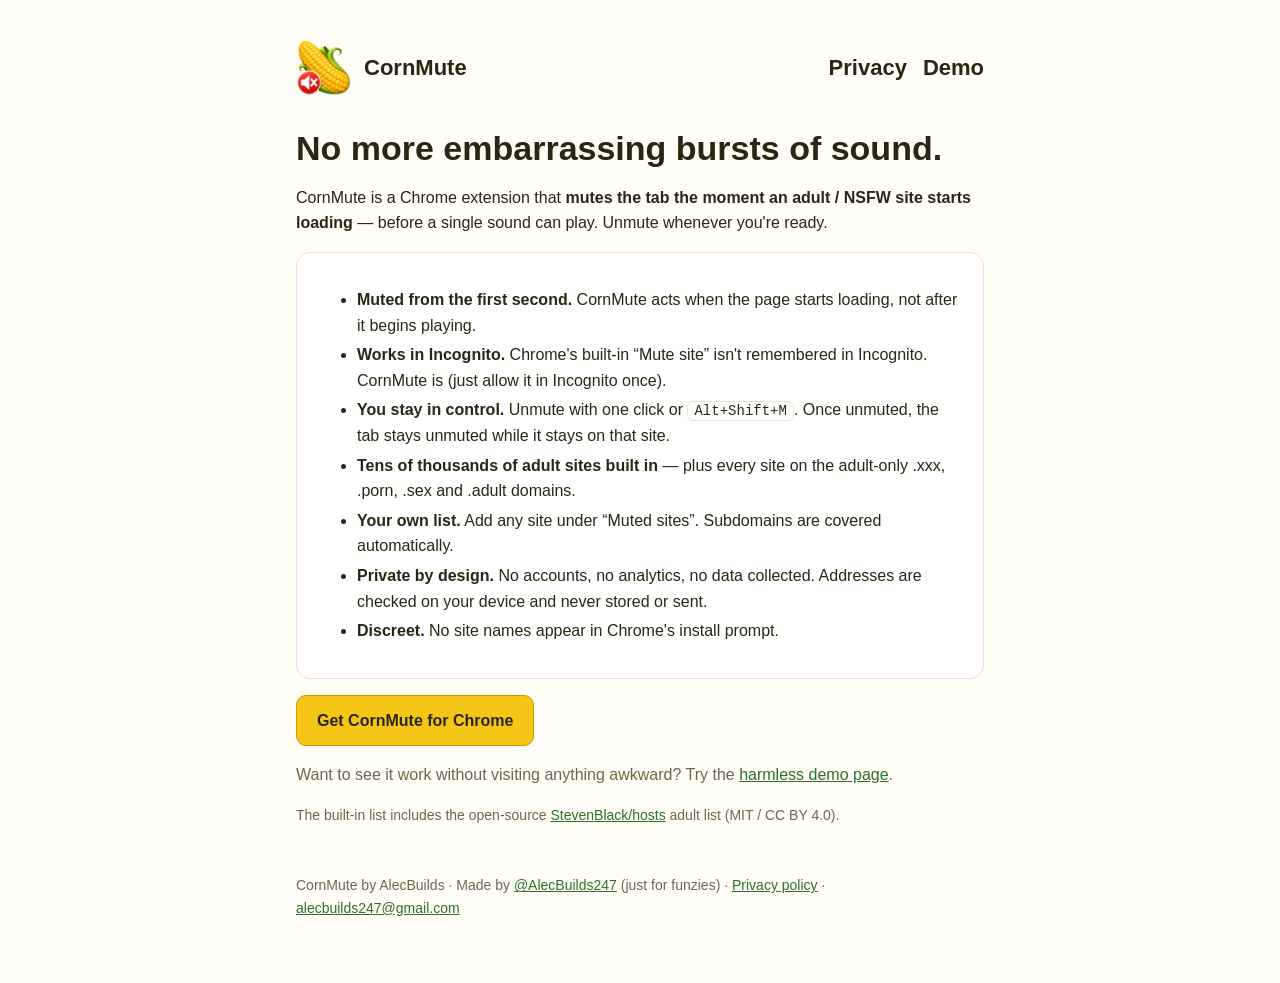
<file: index.html>
<!doctype html>
<html lang="en">
<head>
<meta charset="utf-8"><meta name="viewport" content="width=device-width, initial-scale=1">
<title>CornMute – Auto-Mute for NSFW Sites</title>
<meta name="description" content="CornMute is a Chrome extension that mutes the tab the moment an adult / NSFW site starts loading, before any sound plays.">
<link rel="icon" href="favicon.png"><link rel="stylesheet" href="style.css">
</head>
<body><main>
<header class="top"><img src="icon128.png" alt="CornMute icon"><a href="./">CornMute</a>
  <nav><a href="privacy.html">Privacy</a><a href="demo.html">Demo</a></nav></header>

<h1>No more embarrassing bursts of sound.</h1>
<p>CornMute is a Chrome extension that <b>mutes the tab the moment an adult / NSFW site starts loading</b> — before a single sound can play. Unmute whenever you're ready.</p>

<div class="card">
  <ul>
    <li><b>Muted from the first second.</b> CornMute acts when the page starts loading, not after it begins playing.</li>
    <li><b>Works in Incognito.</b> Chrome's built-in “Mute site” isn't remembered in Incognito. CornMute is (just allow it in Incognito once).</li>
    <li><b>You stay in control.</b> Unmute with one click or <kbd>Alt+Shift+M</kbd>. Once unmuted, the tab stays unmuted while it stays on that site.</li>
    <li><b>Tens of thousands of adult sites built in</b> — plus every site on the adult-only .xxx, .porn, .sex and .adult domains.</li>
    <li><b>Your own list.</b> Add any site under “Muted sites”. Subdomains are covered automatically.</li>
    <li><b>Private by design.</b> No accounts, no analytics, no data collected. Addresses are checked on your device and never stored or sent.</li>
    <li><b>Discreet.</b> No site names appear in Chrome's install prompt.</li>
  </ul>
</div>

<p><a class="btn" href="https://chromewebstore.google.com/search/CornMute">Get CornMute for Chrome</a>
  <a class="btn" data-review hidden target="_blank" rel="noopener" style="background:transparent">Leave a review ★</a></p>
<p class="muted">Want to see it work without visiting anything awkward? Try the <a href="demo.html">harmless demo page</a>.</p>

<p class="muted" style="font-size:14px">The built-in list includes the open-source <a href="https://github.com/StevenBlack/hosts">StevenBlack/hosts</a> adult list (MIT / CC BY 4.0).</p>
<footer>CornMute by AlecBuilds · Made by <a href="https://x.com/AlecBuilds247" target="_blank" rel="noopener">@AlecBuilds247</a> (just for funzies) · <a href="privacy.html">Privacy policy</a> · <a href="mailto:alecbuilds247@gmail.com">alecbuilds247@gmail.com</a></footer>
<script src="config.js"></script>
</main></body></html>
</file>
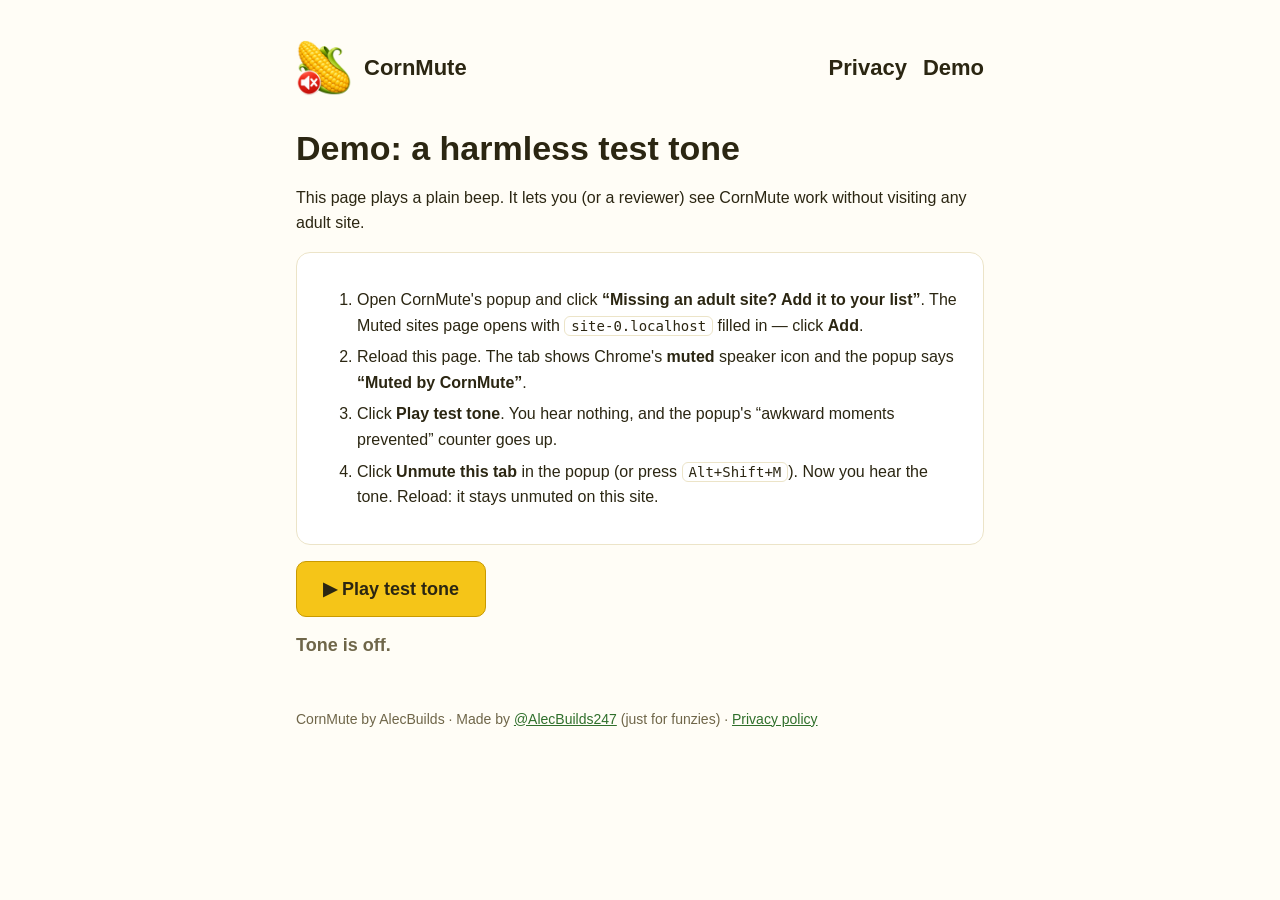
<file: demo.html>
<!doctype html>
<html lang="en">
<head>
<meta charset="utf-8"><meta name="viewport" content="width=device-width, initial-scale=1">
<title>CornMute demo – test tone</title>
<link rel="icon" href="favicon.png"><link rel="stylesheet" href="style.css">
<style>
  #play { font-size: 18px; padding: 16px 26px; }
  #state { font-weight: 700; font-size: 18px; margin-top: 14px; }
  ol li { margin: 6px 0; }
</style>
</head>
<body><main>
<header class="top"><img src="icon128.png" alt="CornMute icon"><a href="./">CornMute</a>
  <nav><a href="privacy.html">Privacy</a><a href="demo.html">Demo</a></nav></header>

<h1>Demo: a harmless test tone</h1>
<p>This page plays a plain beep. It lets you (or a reviewer) see CornMute work without visiting any adult site.</p>

<div class="card">
  <ol>
    <li>Open CornMute's popup and click <b>“Missing an adult site? Add it to your list”</b>. The Muted sites page opens with <code id="host">this site</code> filled in — click <b>Add</b>.</li>
    <li>Reload this page. The tab shows Chrome's <b>muted</b> speaker icon and the popup says <b>“Muted by CornMute”</b>.</li>
    <li>Click <b>Play test tone</b>. You hear nothing, and the popup's “awkward moments prevented” counter goes up.</li>
    <li>Click <b>Unmute this tab</b> in the popup (or press <kbd>Alt+Shift+M</kbd>). Now you hear the tone. Reload: it stays unmuted on this site.</li>
  </ol>
</div>

<button id="play" class="btn">▶ Play test tone</button>
<div id="state" class="muted">Tone is off.</div>

<footer>CornMute by AlecBuilds · Made by <a href="https://x.com/AlecBuilds247" target="_blank" rel="noopener">@AlecBuilds247</a> (just for funzies) · <a href="privacy.html">Privacy policy</a></footer>
<script>
  document.getElementById('host').textContent = location.hostname;
  let ctx, osc;
  const btn = document.getElementById('play'), state = document.getElementById('state');
  function start() {
    ctx = ctx || new AudioContext();
    osc = ctx.createOscillator(); const gain = ctx.createGain(); gain.gain.value = 0.08;
    osc.type = 'sine'; osc.frequency.value = 523.25; osc.connect(gain).connect(ctx.destination); osc.start();
    ctx.resume();
    btn.textContent = '■ Stop test tone'; state.textContent = 'Tone is playing (you only hear it if the tab is unmuted).';
  }
  function stop() { osc && osc.stop(); osc = null; btn.textContent = '▶ Play test tone'; state.textContent = 'Tone is off.'; }
  btn.addEventListener('click', () => (osc ? stop() : start()));
</script>
<script src="config.js"></script>
</main></body></html>
</file>
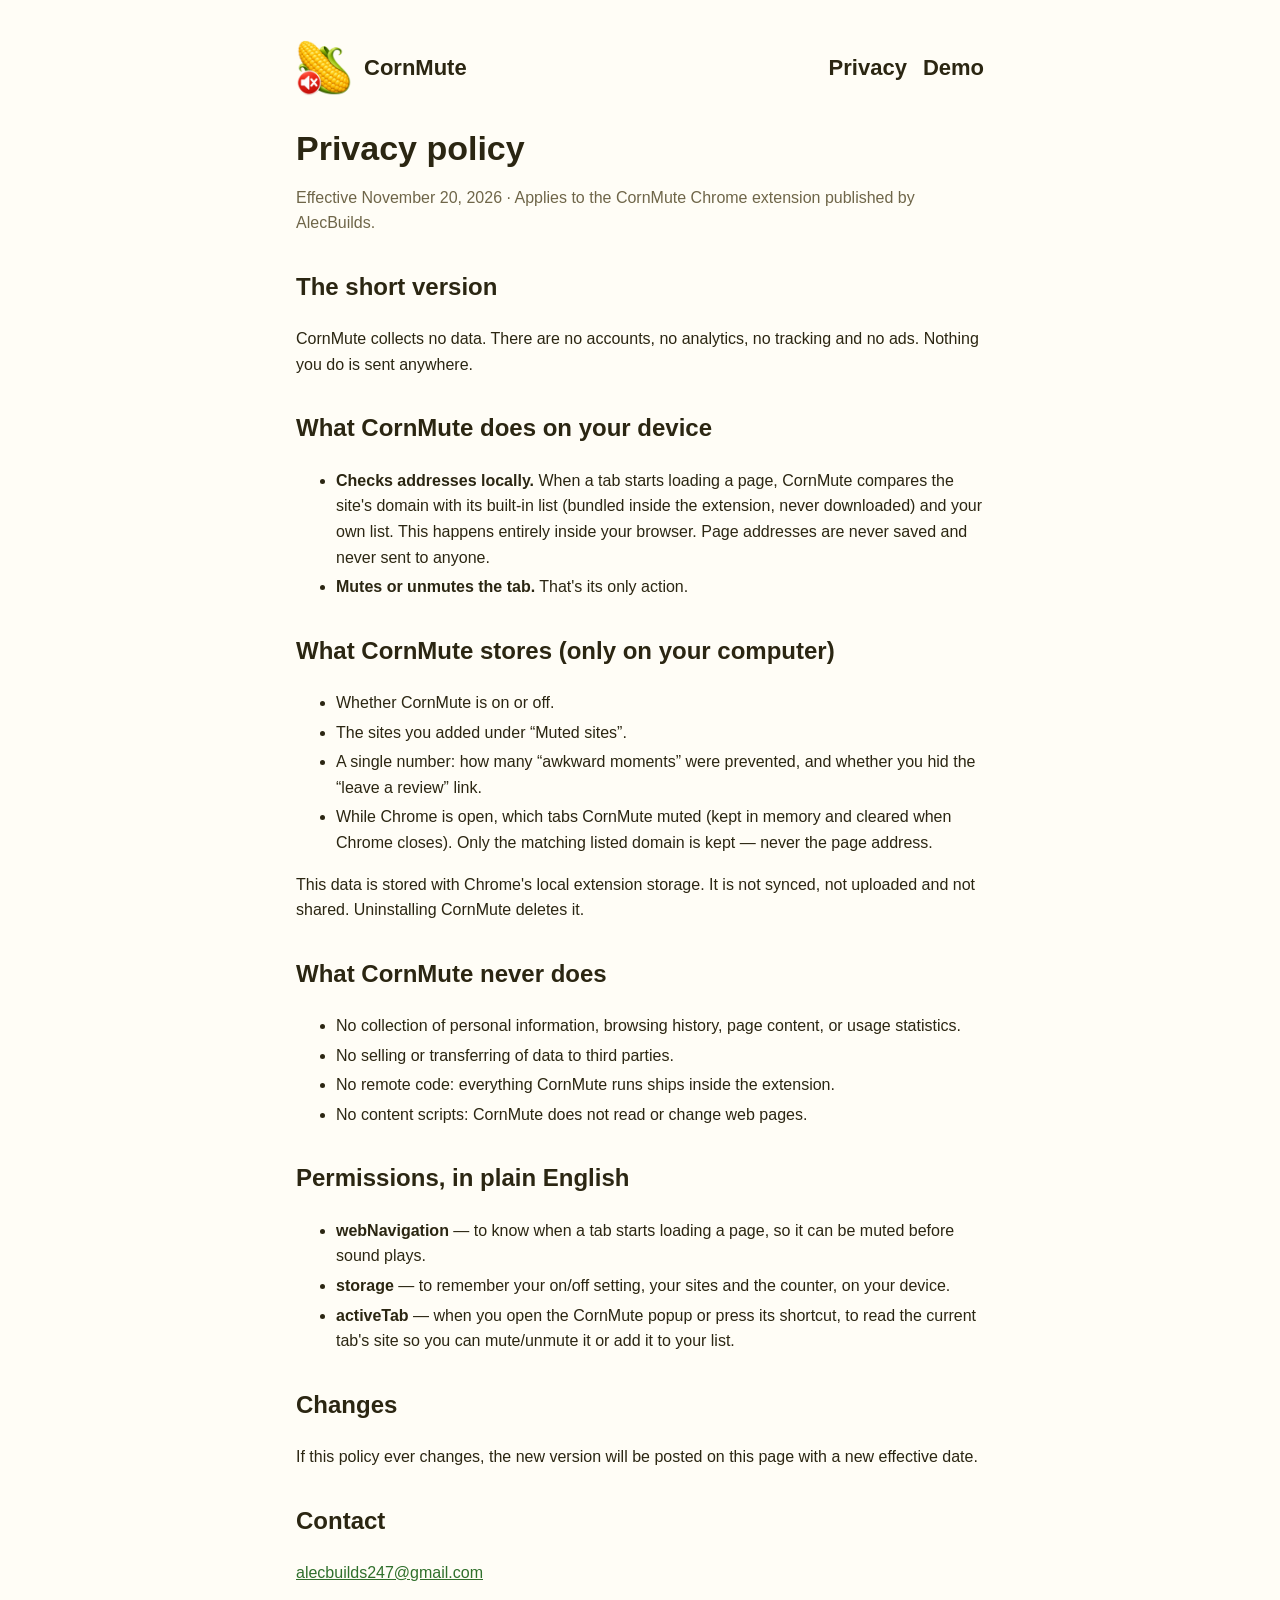
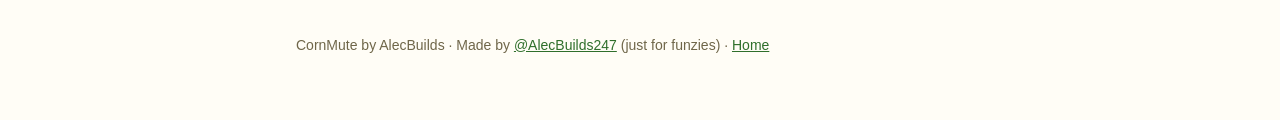
<file: privacy.html>
<!doctype html>
<html lang="en">
<head>
<meta charset="utf-8"><meta name="viewport" content="width=device-width, initial-scale=1">
<title>CornMute Privacy Policy</title>
<link rel="icon" href="favicon.png"><link rel="stylesheet" href="style.css">
</head>
<body><main>
<header class="top"><img src="icon128.png" alt="CornMute icon"><a href="./">CornMute</a>
  <nav><a href="privacy.html">Privacy</a><a href="demo.html">Demo</a></nav></header>

<h1>Privacy policy</h1>
<p class="muted">Effective November 20, 2026 · Applies to the CornMute Chrome extension published by AlecBuilds.</p>

<h2>The short version</h2>
<p>CornMute collects no data. There are no accounts, no analytics, no tracking and no ads. Nothing you do is sent anywhere.</p>

<h2>What CornMute does on your device</h2>
<ul>
  <li><b>Checks addresses locally.</b> When a tab starts loading a page, CornMute compares the site's domain with its built-in list (bundled inside the extension, never downloaded) and your own list. This happens entirely inside your browser. Page addresses are never saved and never sent to anyone.</li>
  <li><b>Mutes or unmutes the tab.</b> That's its only action.</li>
</ul>

<h2>What CornMute stores (only on your computer)</h2>
<ul>
  <li>Whether CornMute is on or off.</li>
  <li>The sites you added under “Muted sites”.</li>
  <li>A single number: how many “awkward moments” were prevented, and whether you hid the “leave a review” link.</li>
  <li>While Chrome is open, which tabs CornMute muted (kept in memory and cleared when Chrome closes). Only the matching listed domain is kept — never the page address.</li>
</ul>
<p>This data is stored with Chrome's local extension storage. It is not synced, not uploaded and not shared. Uninstalling CornMute deletes it.</p>

<h2>What CornMute never does</h2>
<ul>
  <li>No collection of personal information, browsing history, page content, or usage statistics.</li>
  <li>No selling or transferring of data to third parties.</li>
  <li>No remote code: everything CornMute runs ships inside the extension.</li>
  <li>No content scripts: CornMute does not read or change web pages.</li>
</ul>

<h2>Permissions, in plain English</h2>
<ul>
  <li><b>webNavigation</b> — to know when a tab starts loading a page, so it can be muted before sound plays.</li>
  <li><b>storage</b> — to remember your on/off setting, your sites and the counter, on your device.</li>
  <li><b>activeTab</b> — when you open the CornMute popup or press its shortcut, to read the current tab's site so you can mute/unmute it or add it to your list.</li>
</ul>

<h2>Changes</h2>
<p>If this policy ever changes, the new version will be posted on this page with a new effective date.</p>

<h2>Contact</h2>
<p><a href="mailto:alecbuilds247@gmail.com">alecbuilds247@gmail.com</a></p>

<footer>CornMute by AlecBuilds · Made by <a href="https://x.com/AlecBuilds247" target="_blank" rel="noopener">@AlecBuilds247</a> (just for funzies) · <a href="./">Home</a></footer>
<script src="config.js"></script>
</main></body></html>
</file>
<file: style.css>
:root { --bg:#fffdf6; --card:#fff; --text:#2b2612; --muted:#6f6649; --line:#ece4c8; --corn:#f5c518; --corn-dark:#c99a00; --accent:#2f6f2b; }
@media (prefers-color-scheme: dark) { :root { --bg:#1d1b14; --card:#27241a; --text:#f4efdc; --muted:#b8ae8a; --line:#3b3625; --accent:#8fd18a; } }
* { box-sizing: border-box; }
[hidden] { display: none !important; }
body { margin:0; background:var(--bg); color:var(--text); font:16px/1.6 -apple-system,BlinkMacSystemFont,"Segoe UI",Roboto,Helvetica,Arial,sans-serif; }
main { max-width: 720px; margin: 0 auto; padding: 40px 16px 64px; }
header.top { display:flex; align-items:center; gap:12px; }
header.top img { width:56px; height:56px; }
header.top a { color: inherit; text-decoration: none; font-weight: 800; font-size: 22px; }
nav { margin-left:auto; display:flex; gap:16px; font-size:15px; }
a { color: var(--accent); }
h1 { font-size: 34px; line-height:1.2; margin: 32px 0 12px; }
h2 { margin-top: 32px; }
.card { background:var(--card); border:1px solid var(--line); border-radius:14px; padding:18px 20px; margin:16px 0; }
.btn { display:inline-block; background:var(--corn); border:1px solid var(--corn-dark); color:#2b2612; font-weight:700; padding:12px 20px; border-radius:10px; text-decoration:none; font-size:16px; cursor:pointer; }
.muted { color: var(--muted); }
code, kbd { font: 14px ui-monospace, Menlo, monospace; background: var(--card); border:1px solid var(--line); border-radius:6px; padding:1px 6px; }
footer { margin-top: 48px; font-size: 14px; color: var(--muted); }
ul li { margin: 4px 0; }
@media (max-width: 520px) { nav { gap: 10px; font-size: 14px; } h1 { font-size: 28px; } }
</file>
